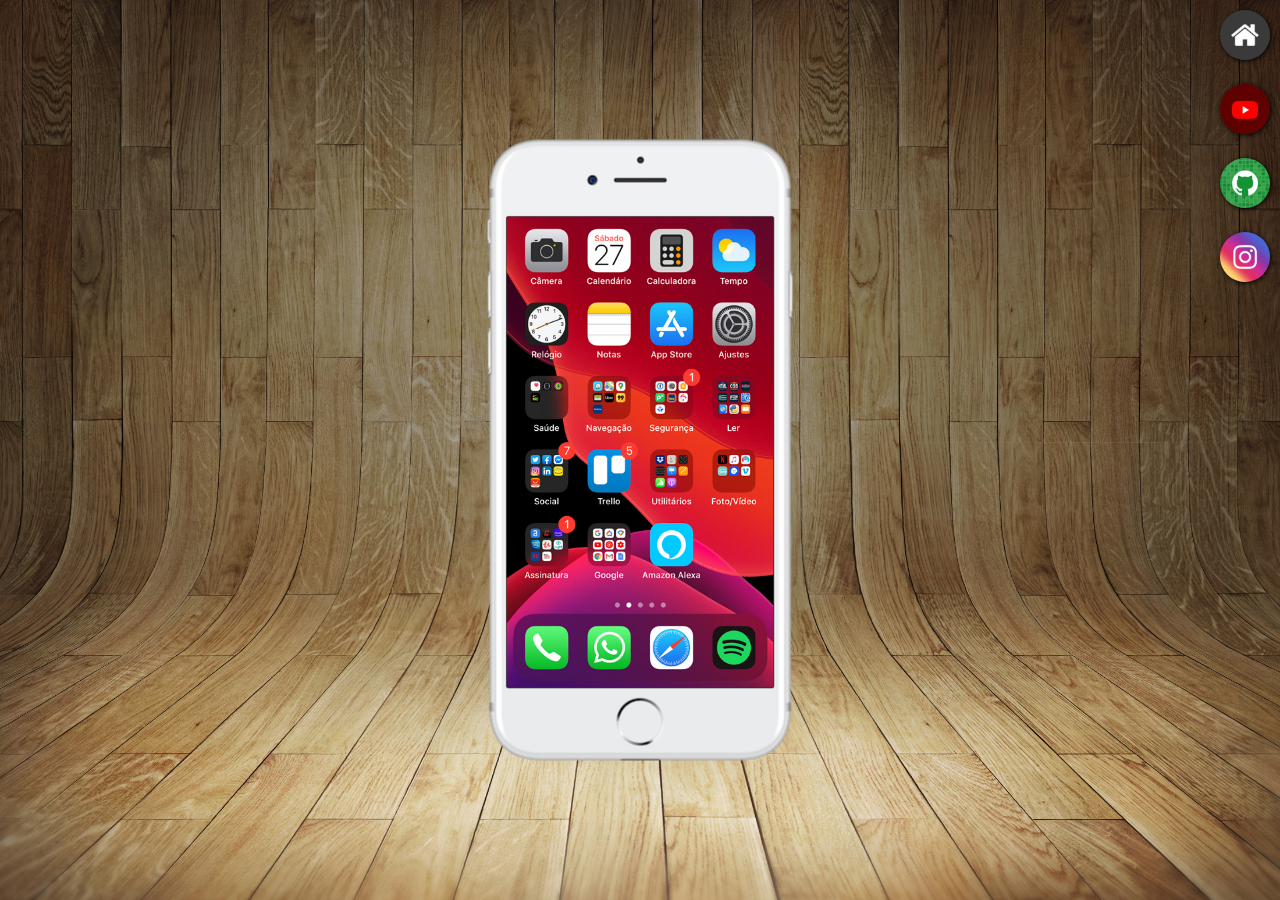
<file: index.html>
<!DOCTYPE html>
<html lang="pt-br">
<head>
    <meta charset="UTF-8">
    <meta name="viewport" content="width=device-width, initial-scale=1.0">
    <title>Projeto Redes Sociais</title>
    <link rel="shortcut icon" href="imagens/favicon.ico" type="image/x-icon">
    <link rel="stylesheet" href="estilos/style.css">
</head>
<body>
    <main>
        <section id="telefone">
            <iframe src="home.html" name="tela" id="tela" frameborder="0">
                navegador nao é compatível com isso.
            </iframe>

        </section>
        <section id="redes-sociais">
            <a href="home.html" target="tela"><img src="imagens/imagens/logo-home.jpg" alt="Home"></a> <br>

            <a href="youtube.html" target="tela"><img src="imagens/imagens/logo-youtube.jpg" alt="YouTube"></a> <br>

            <a href="github.html" target="tela"><img src="imagens/imagens/logo-github.jpg" alt="GitHub"></a> <br>

            <a href="instagram.html" target="tela"><img src="imagens/imagens/logo-instagram.jpg" alt="Instagram"></a> <br>
        </section>
    </main>
    
</body>
</html>
</file>
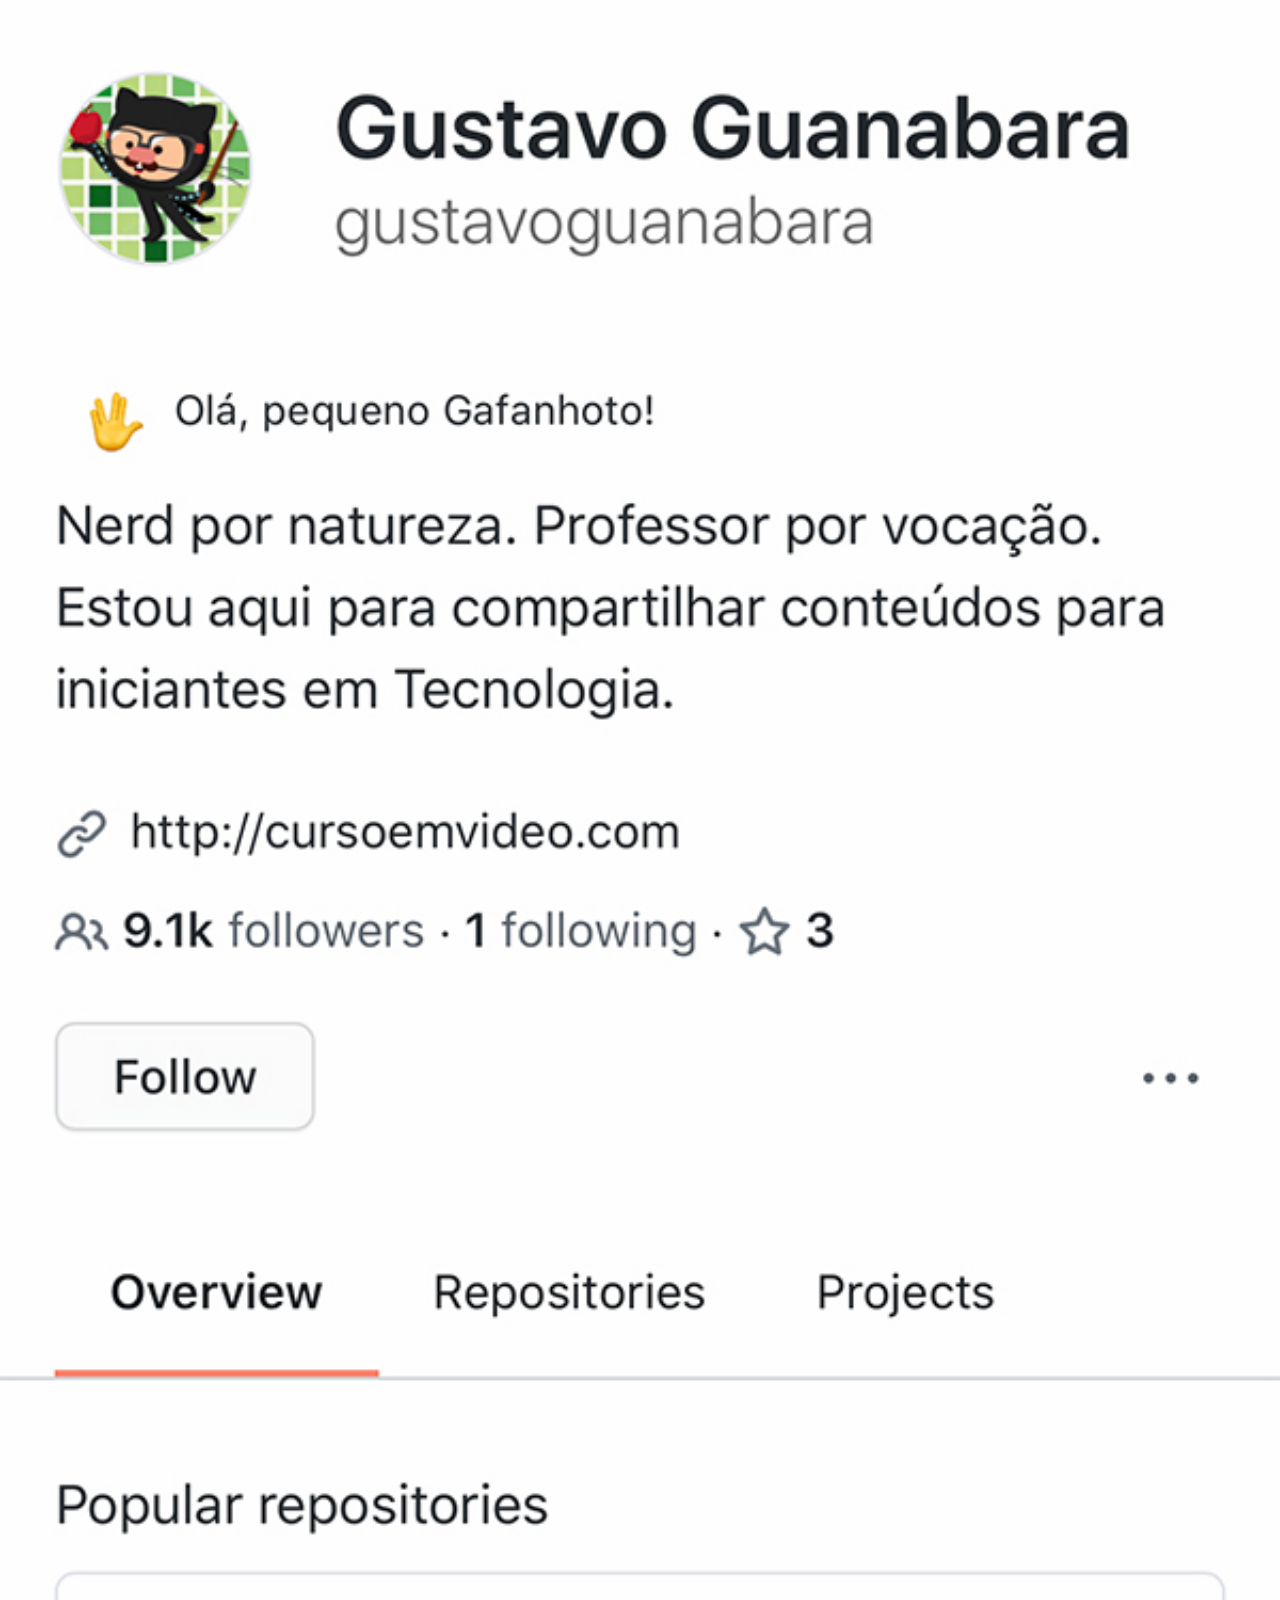
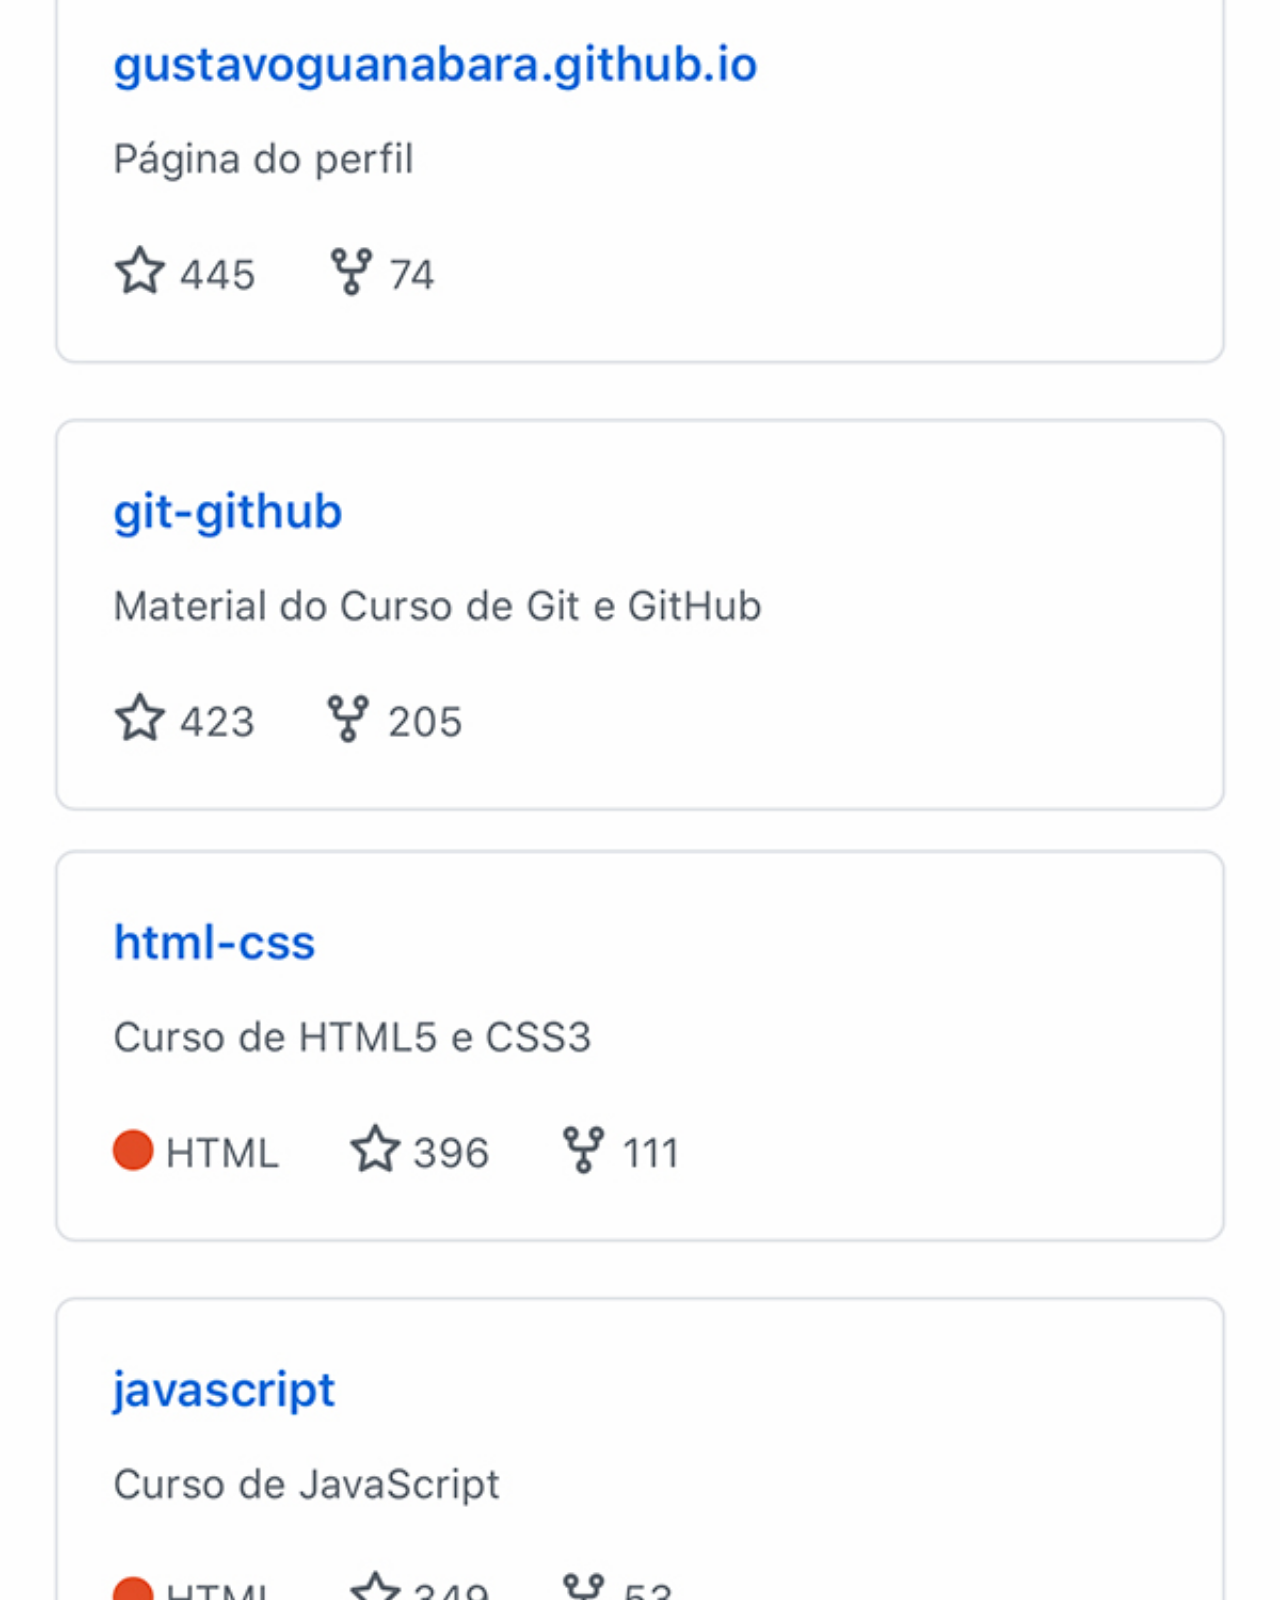
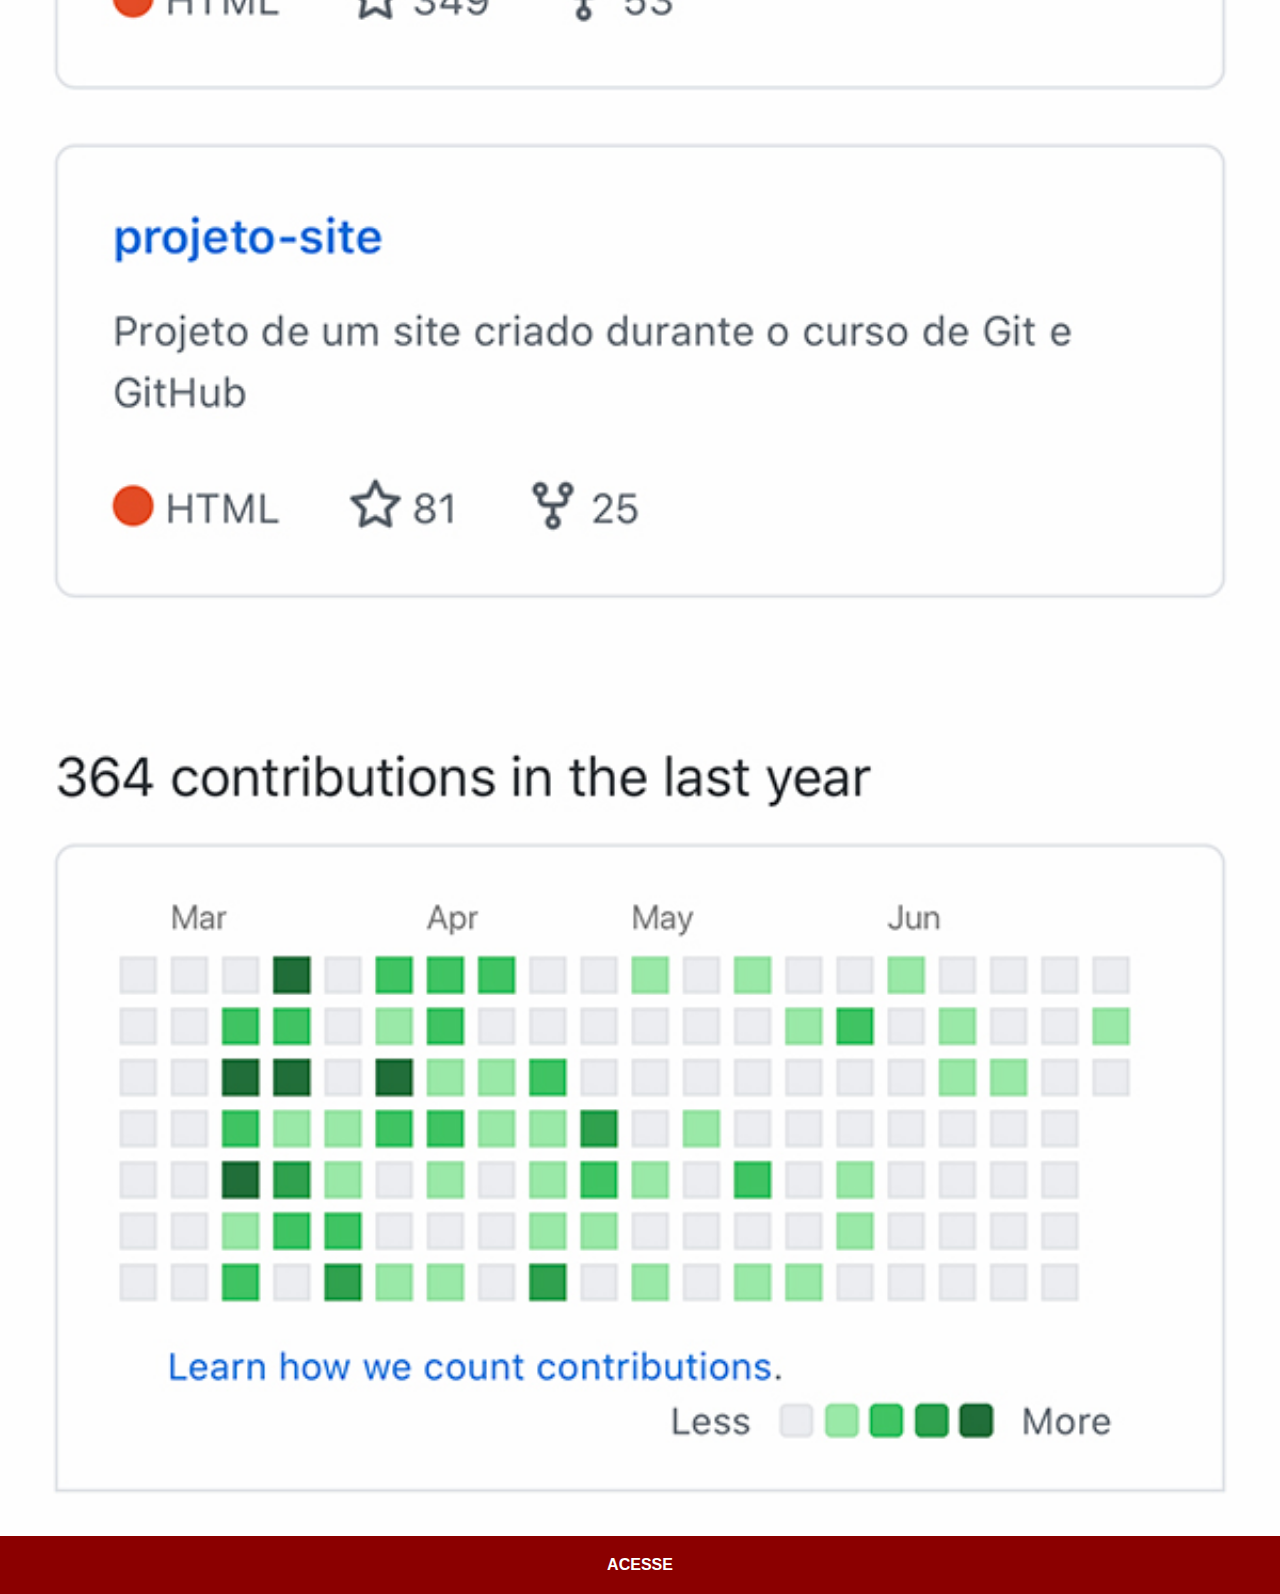
<file: github.html>
<!DOCTYPE html>
<html lang="pt-br">
<head>
    <meta charset="UTF-8">
    <meta name="viewport" content="width=device-width, initial-scale=1.0">
    <title>GitHub</title>
    <link rel="stylesheet" href="estilos/social.css">
</head>
<body>
    <img src="imagens/imagens/tela-github.jpg" alt="GitHub">
    <a href="https://github.com/gustavoguanabara/" target="_blank">ACESSE</a>
    
</body>
</html>
</file>
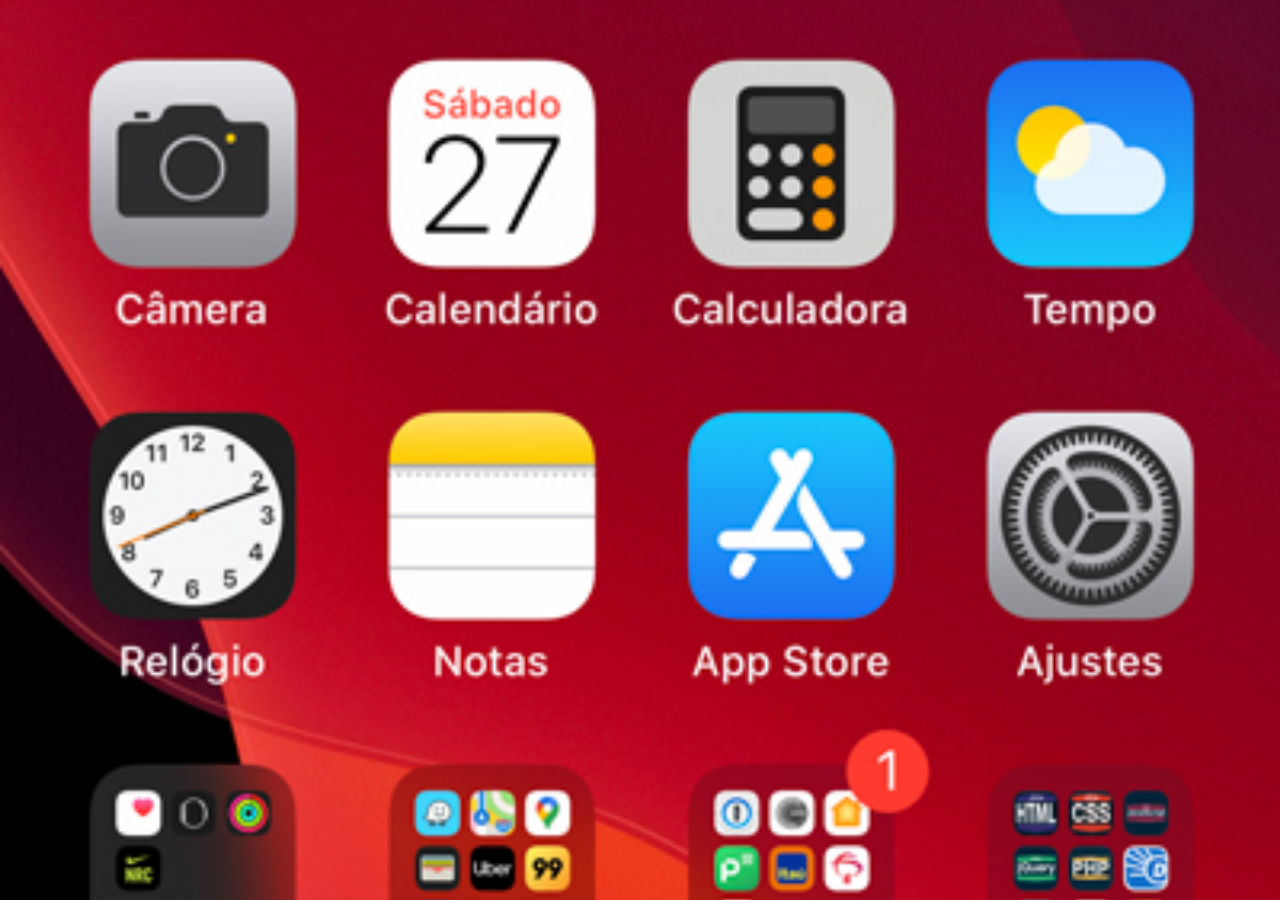
<file: home.html>
<!DOCTYPE html>
<html lang="en">
<head>
    <meta charset="UTF-8">
    <meta name="viewport" content="width=device-width, initial-scale=1.0">
    <title>Home</title>
    <style>
        * {
            margin: 0px;
            padding: 0px;
        }

        body {
            height: 100vh;
            width: 100vw;
            background: black url('imagens/imagens/tela-home.jpg') no-repeat top center;
            background-size: cover;
            
        }
    </style>
</head>
<body>
    
</body>
</html>
</file>
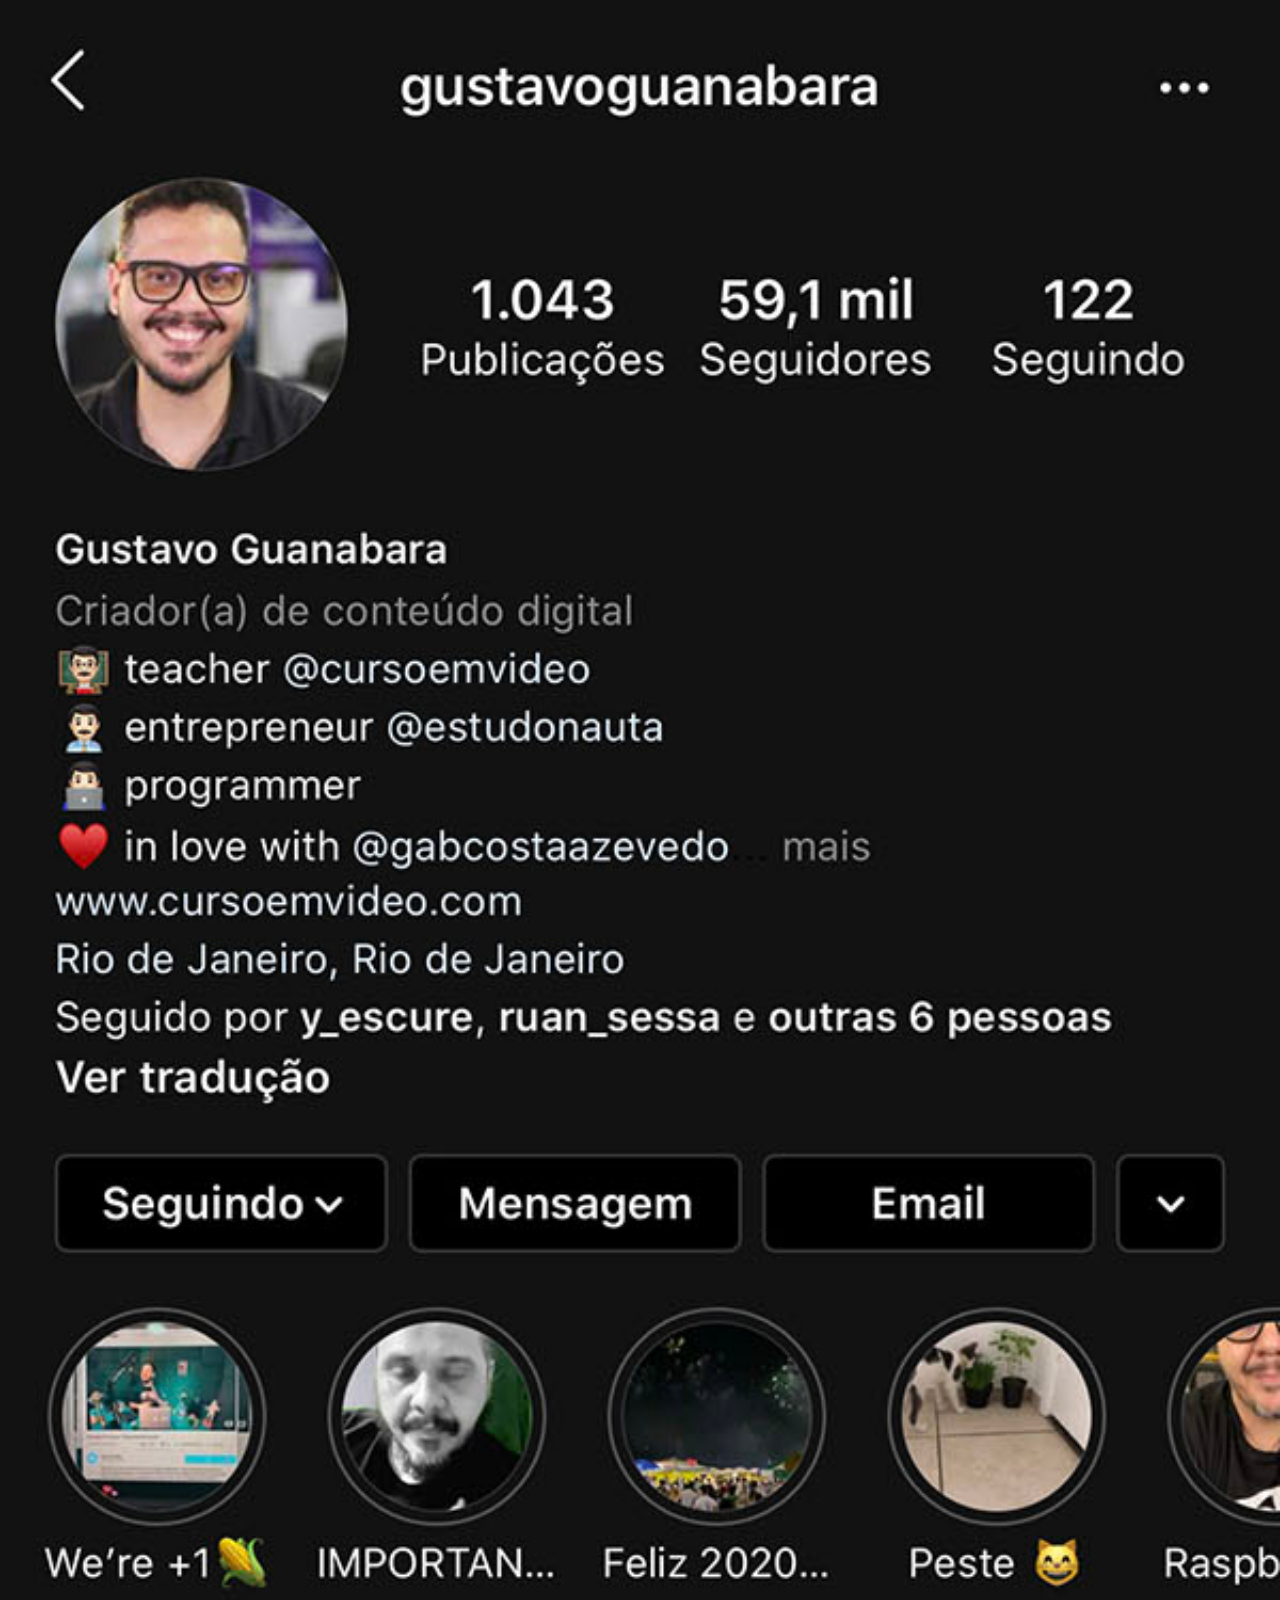
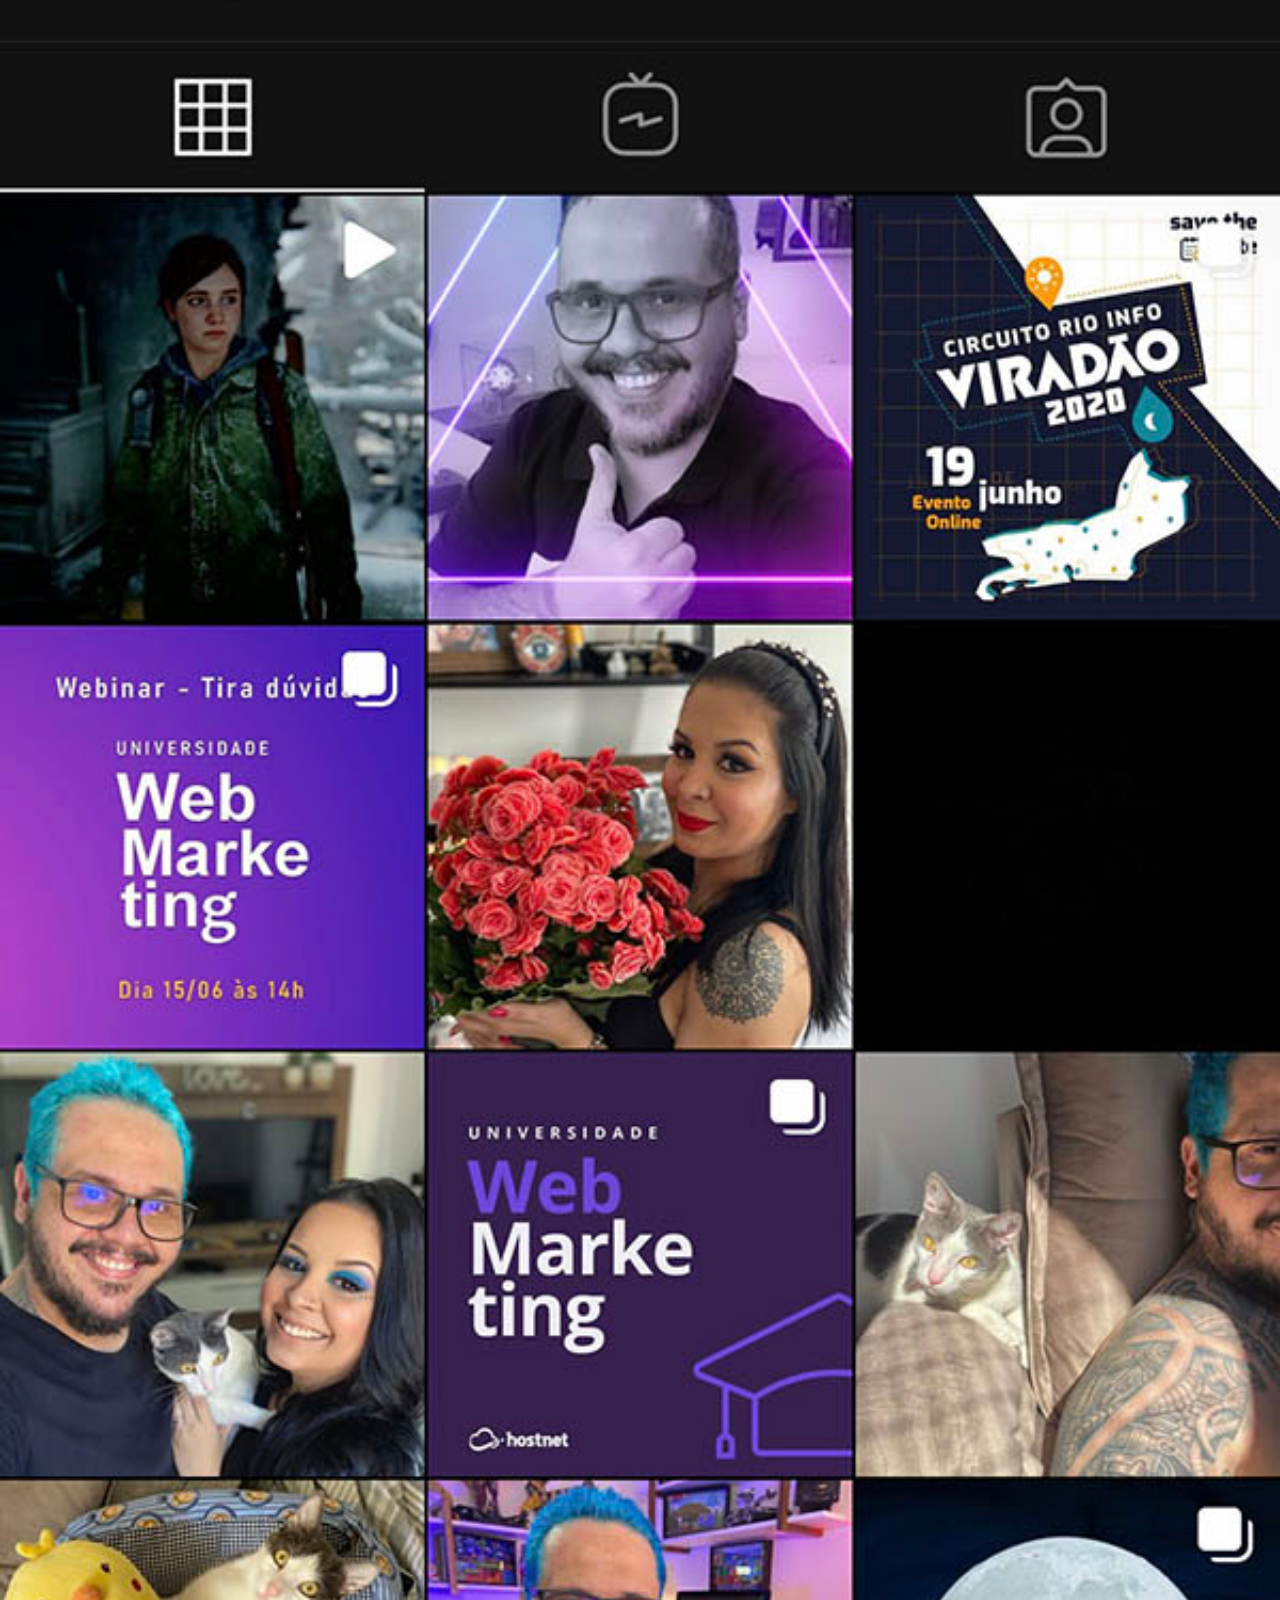
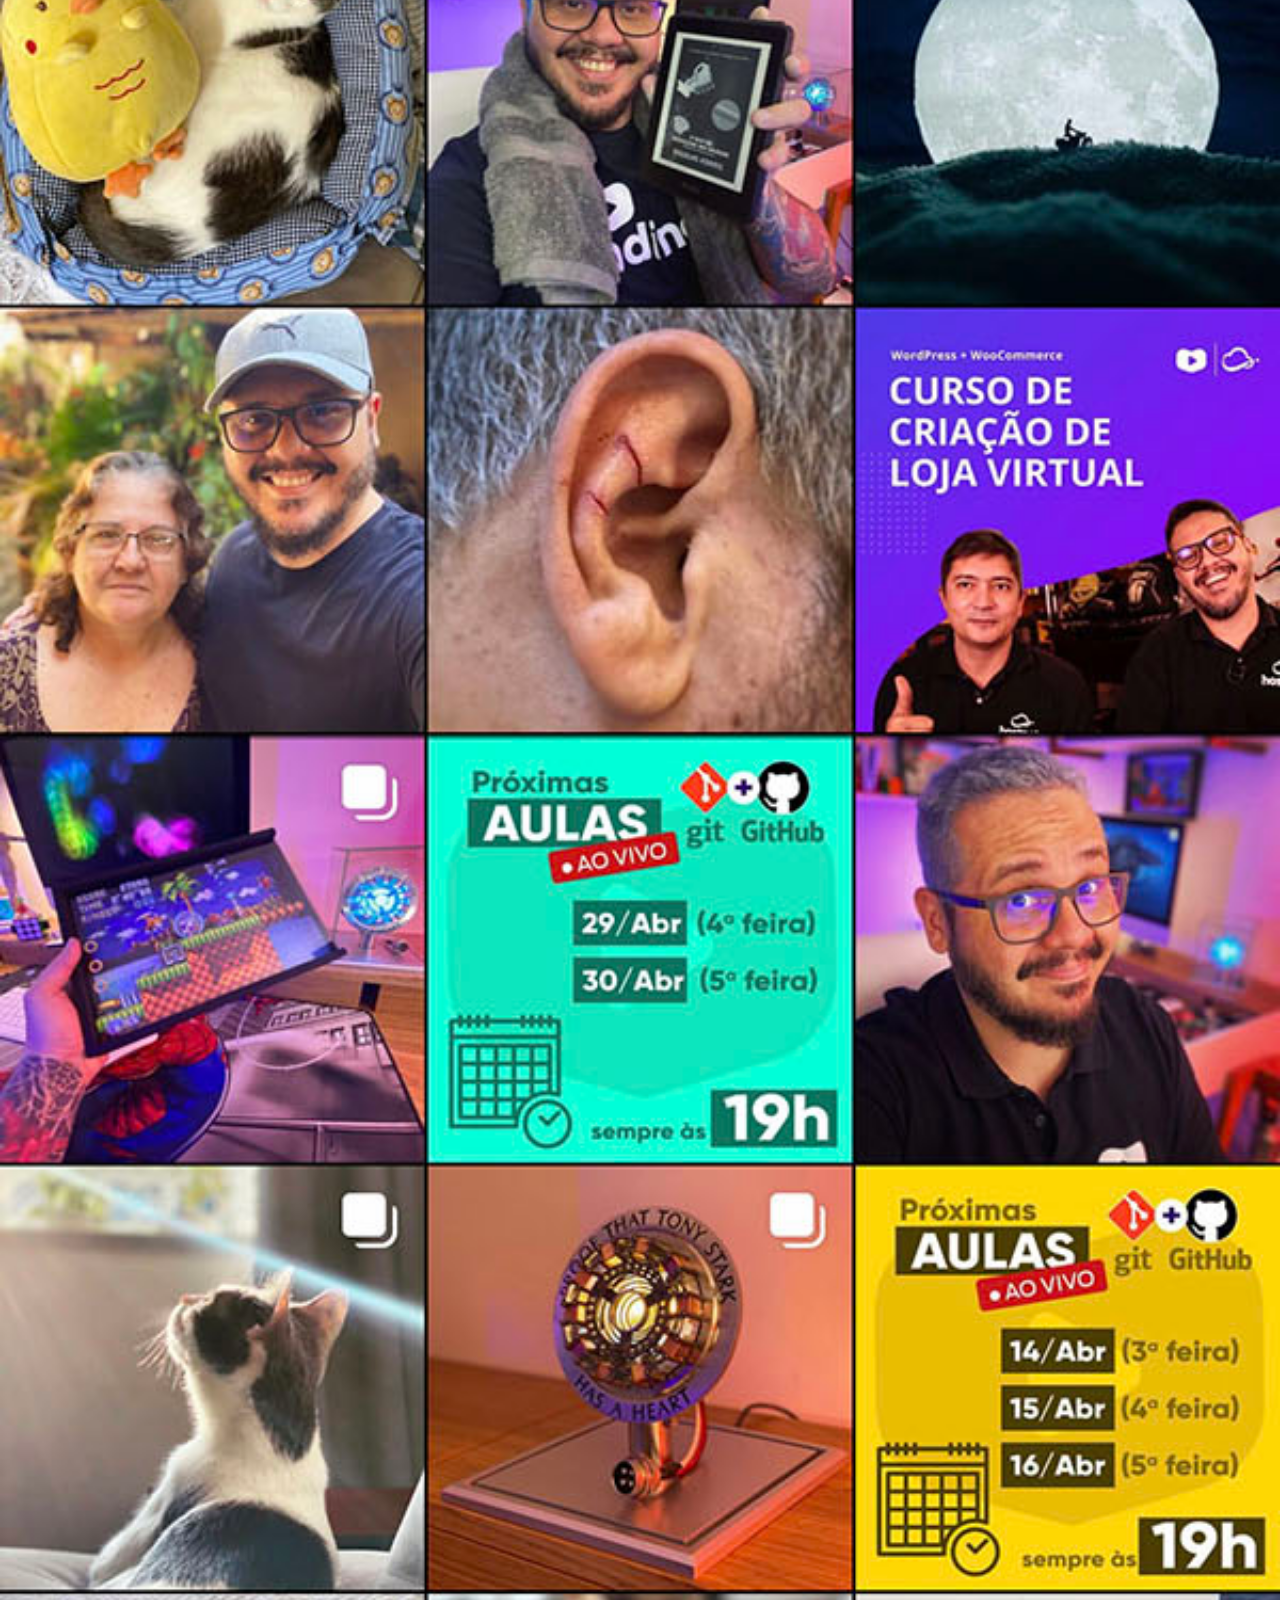
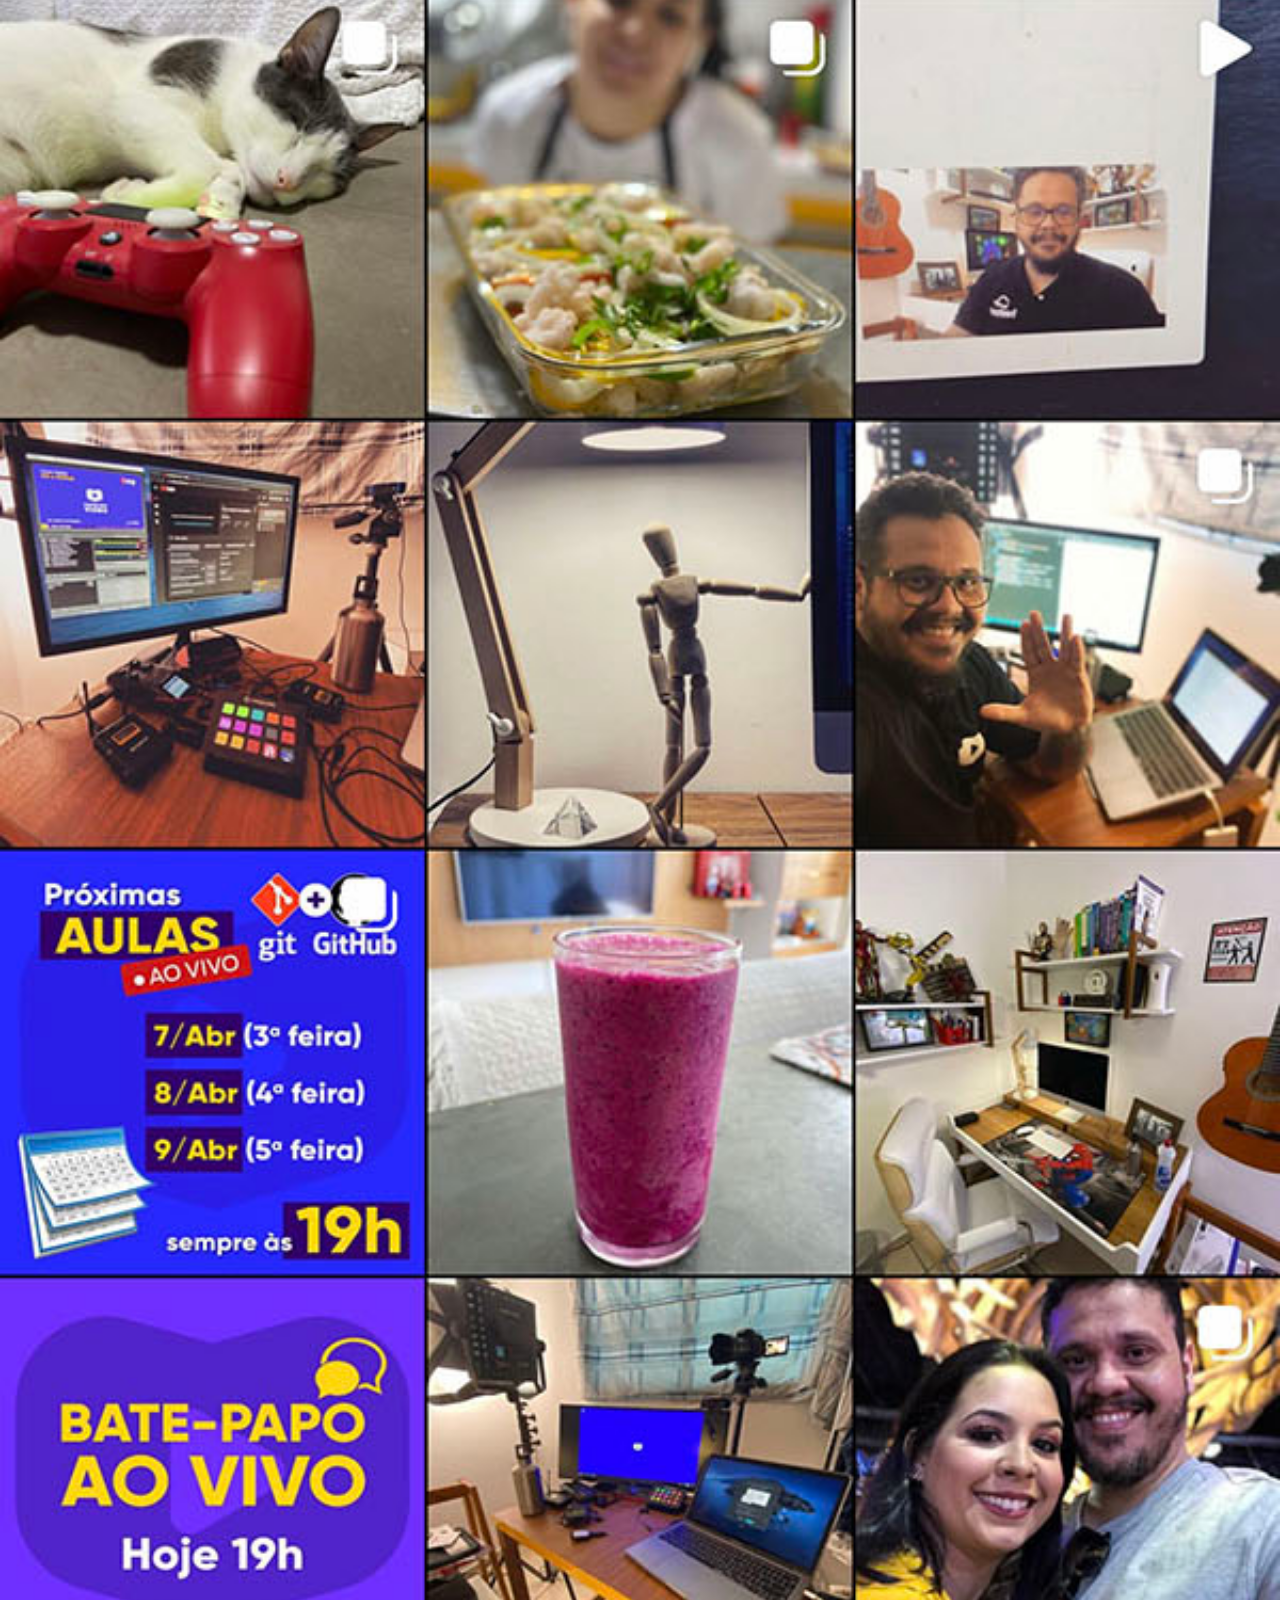
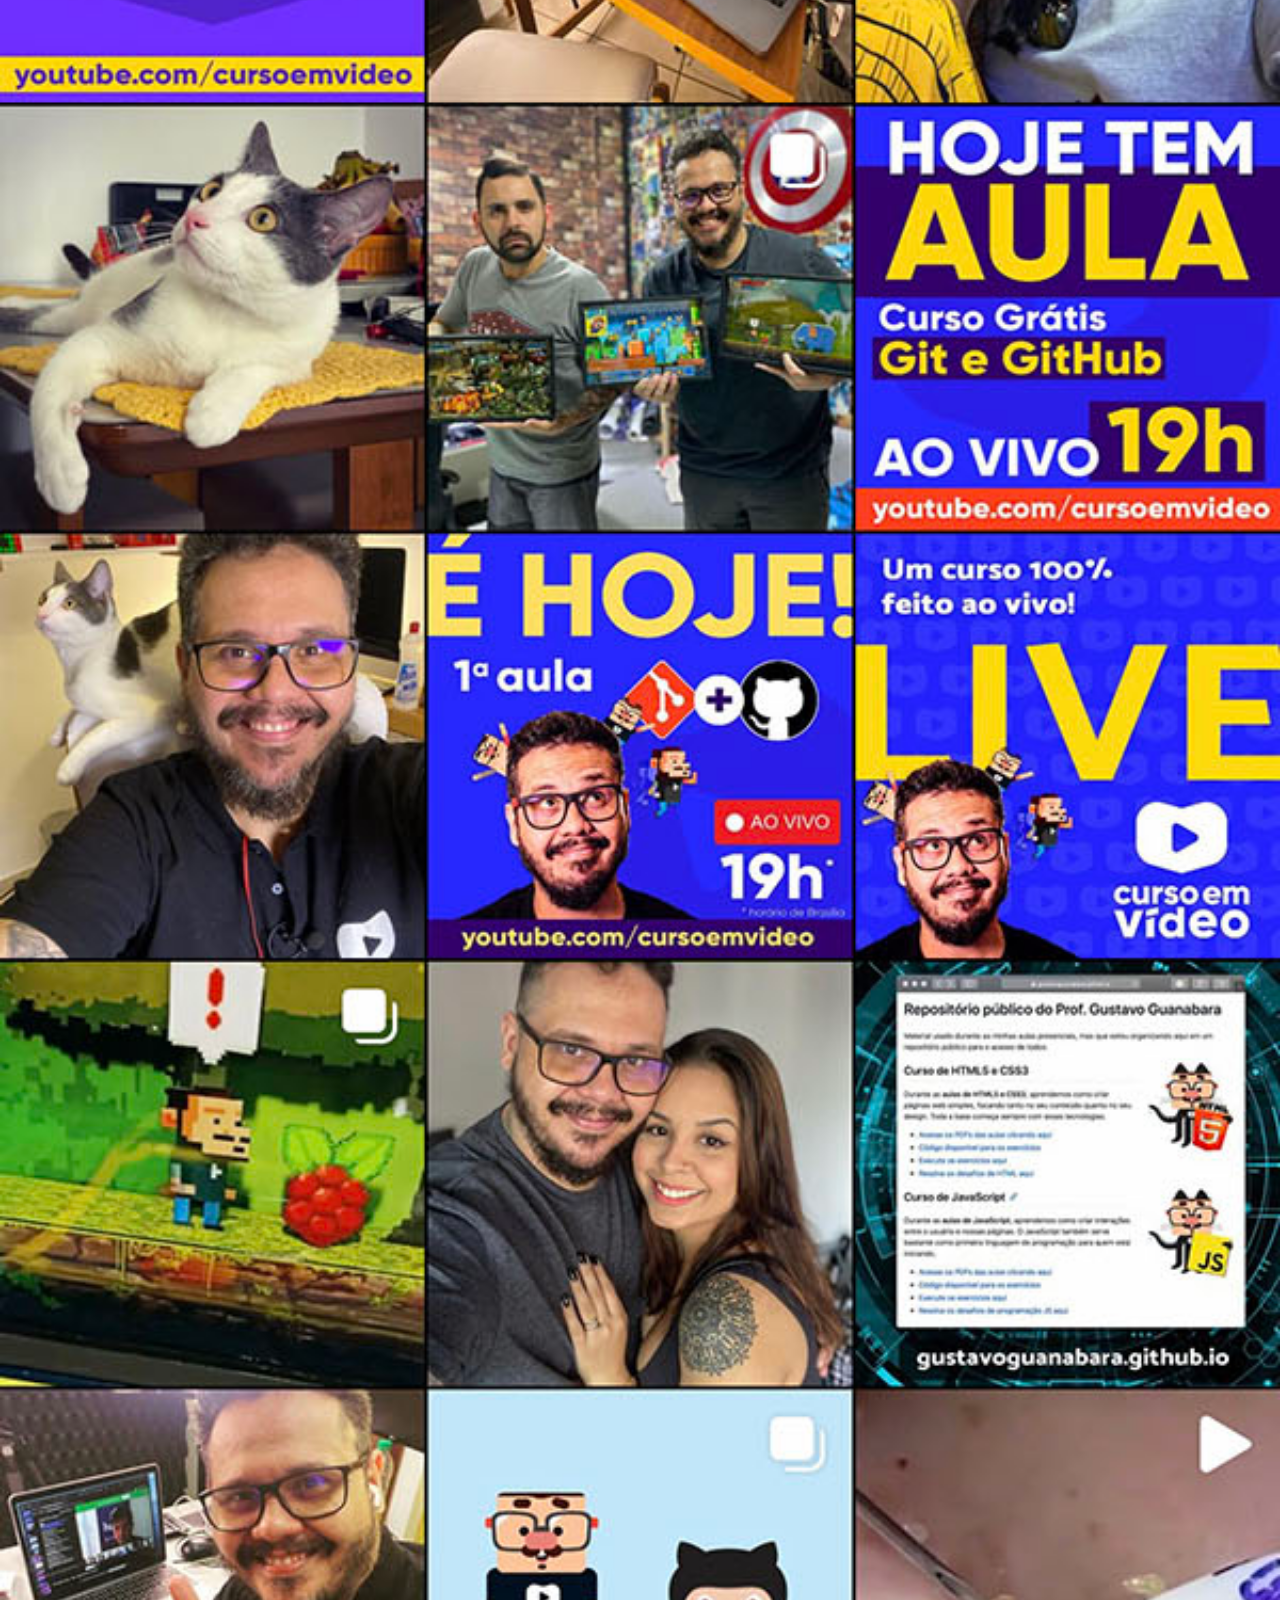
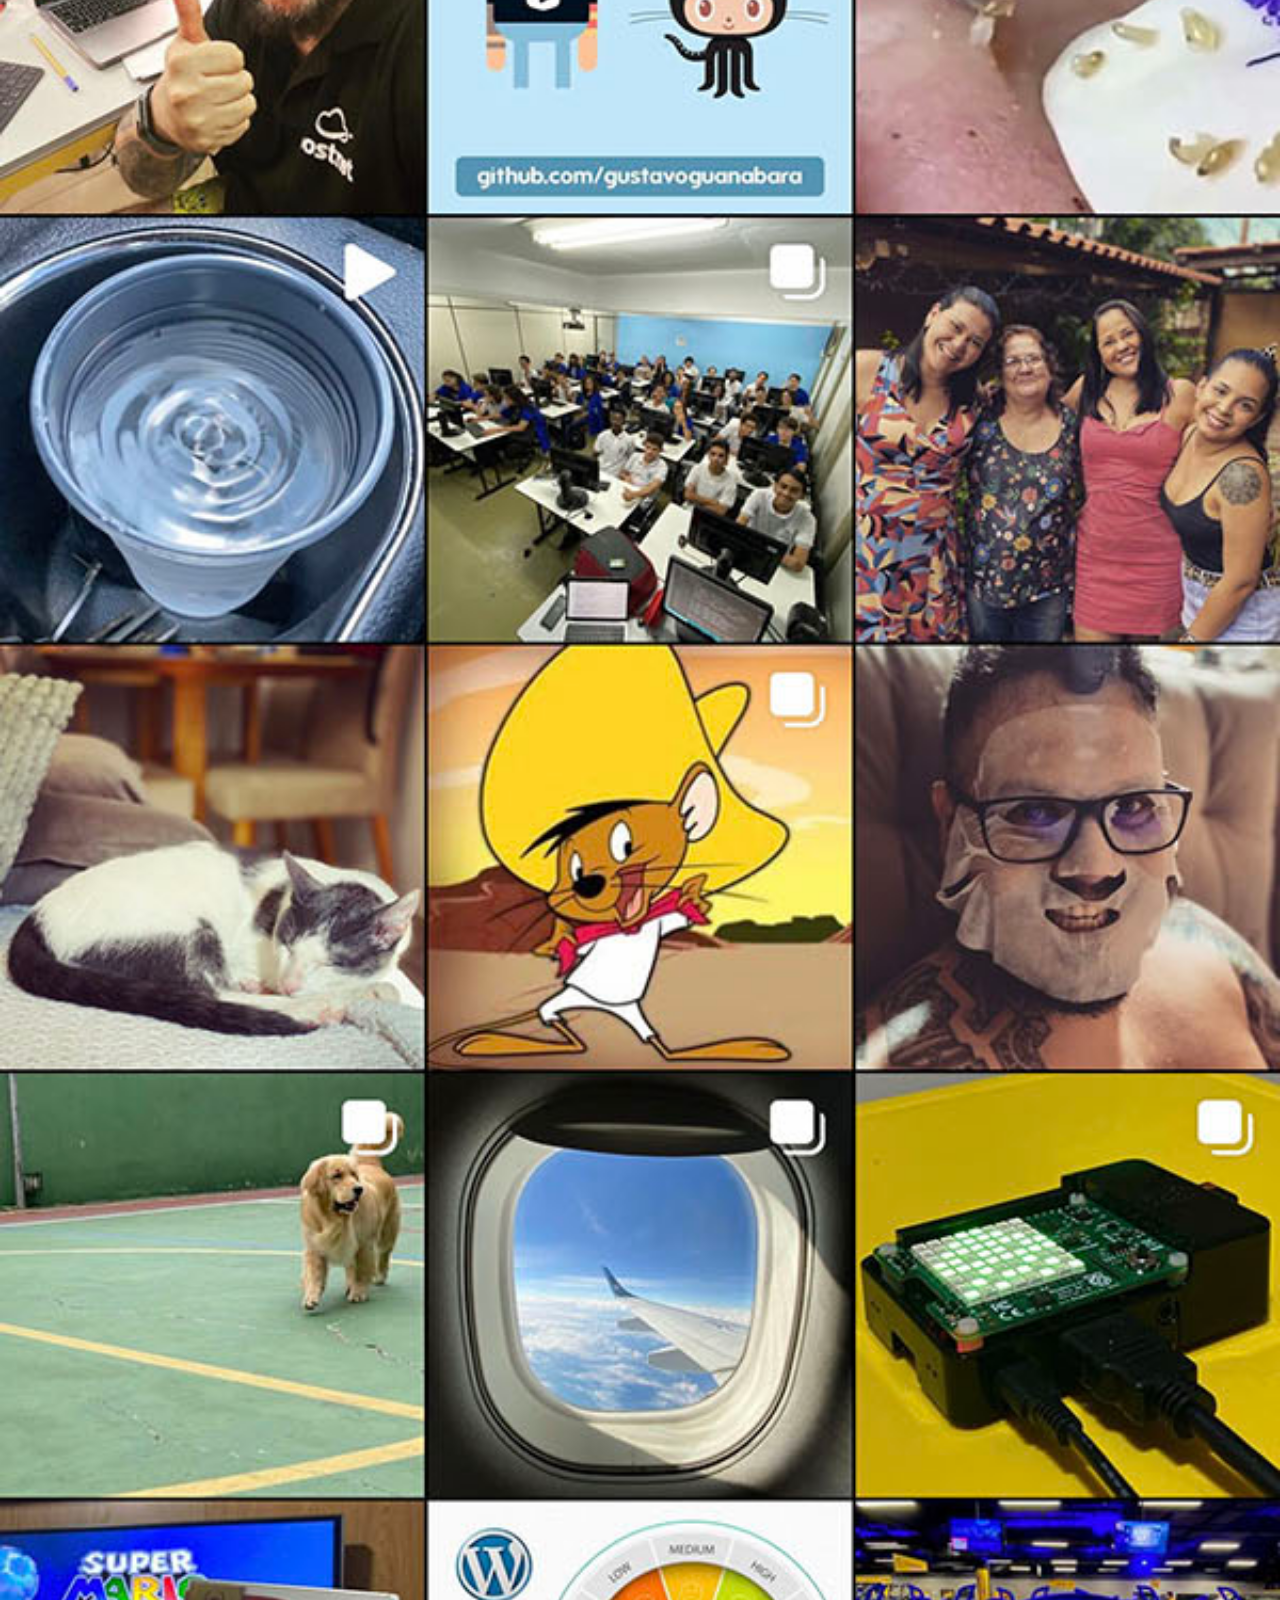
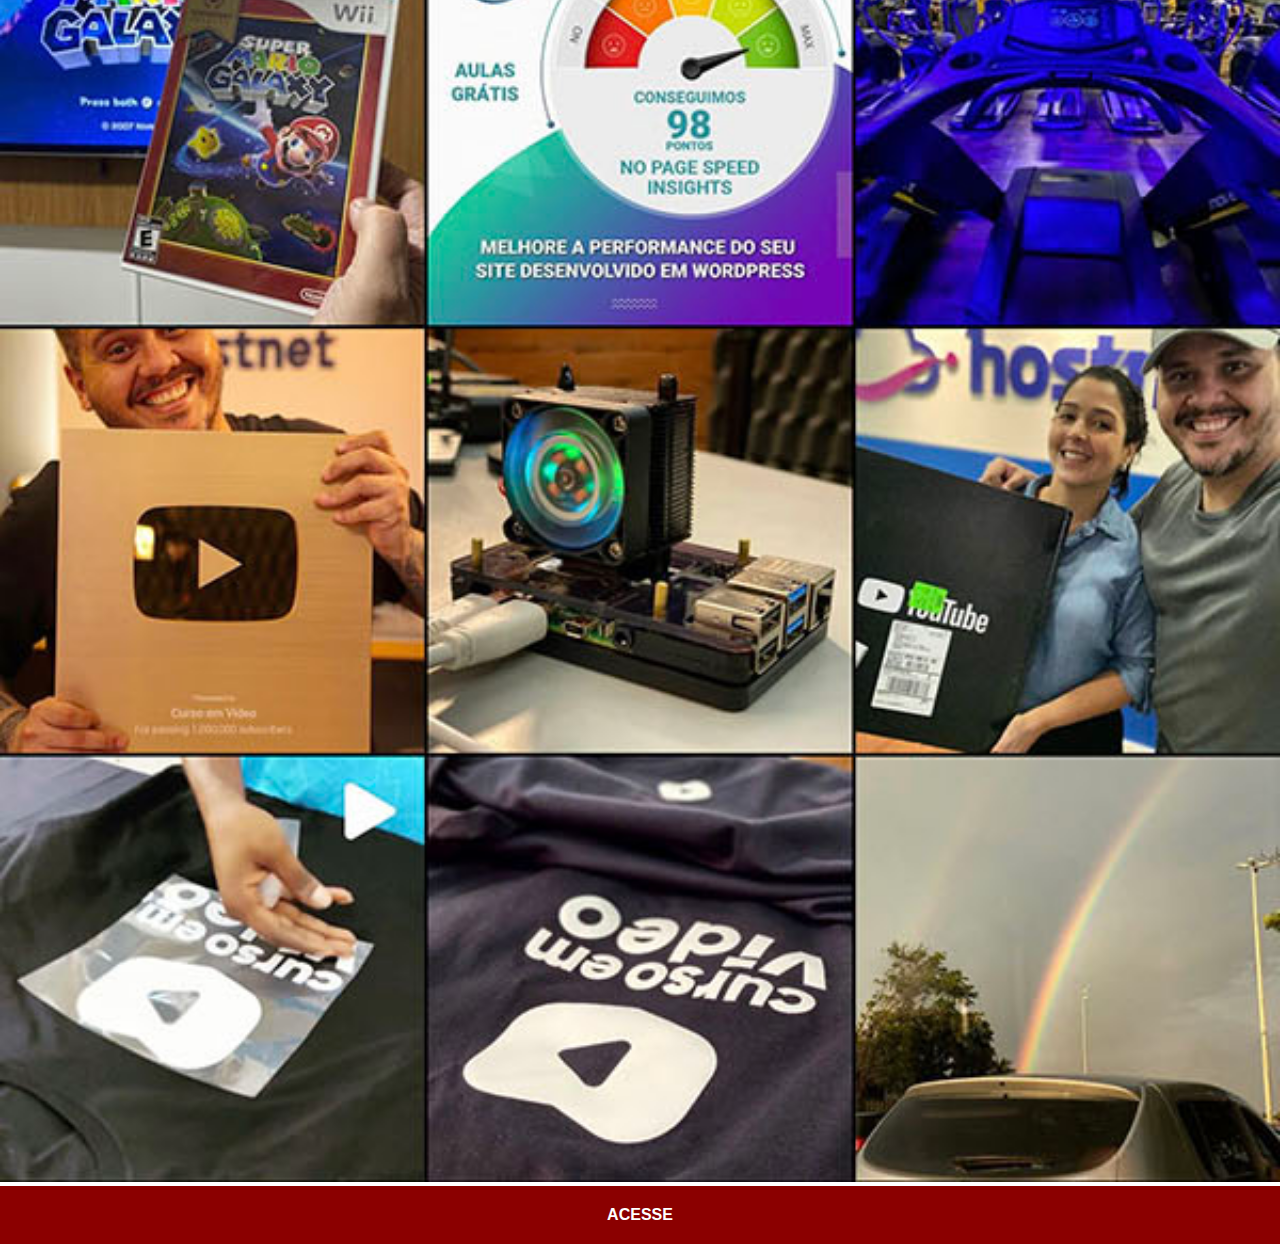
<file: instagram.html>
<!DOCTYPE html>
<html lang="en">
<head>
    <meta charset="UTF-8">
    <meta name="viewport" content="width=device-width, initial-scale=1.0">
    <title>Instagram</title>
    <link rel="stylesheet" href="estilos/social.css">
</head>
<body>
    <img src="imagens/imagens/tela-instagram.jpg" alt="Instagram">
    <a href="https://www.instagram.com/cursoemvideo/" target="_blank">ACESSE</a>
</body>
</html>
</file>
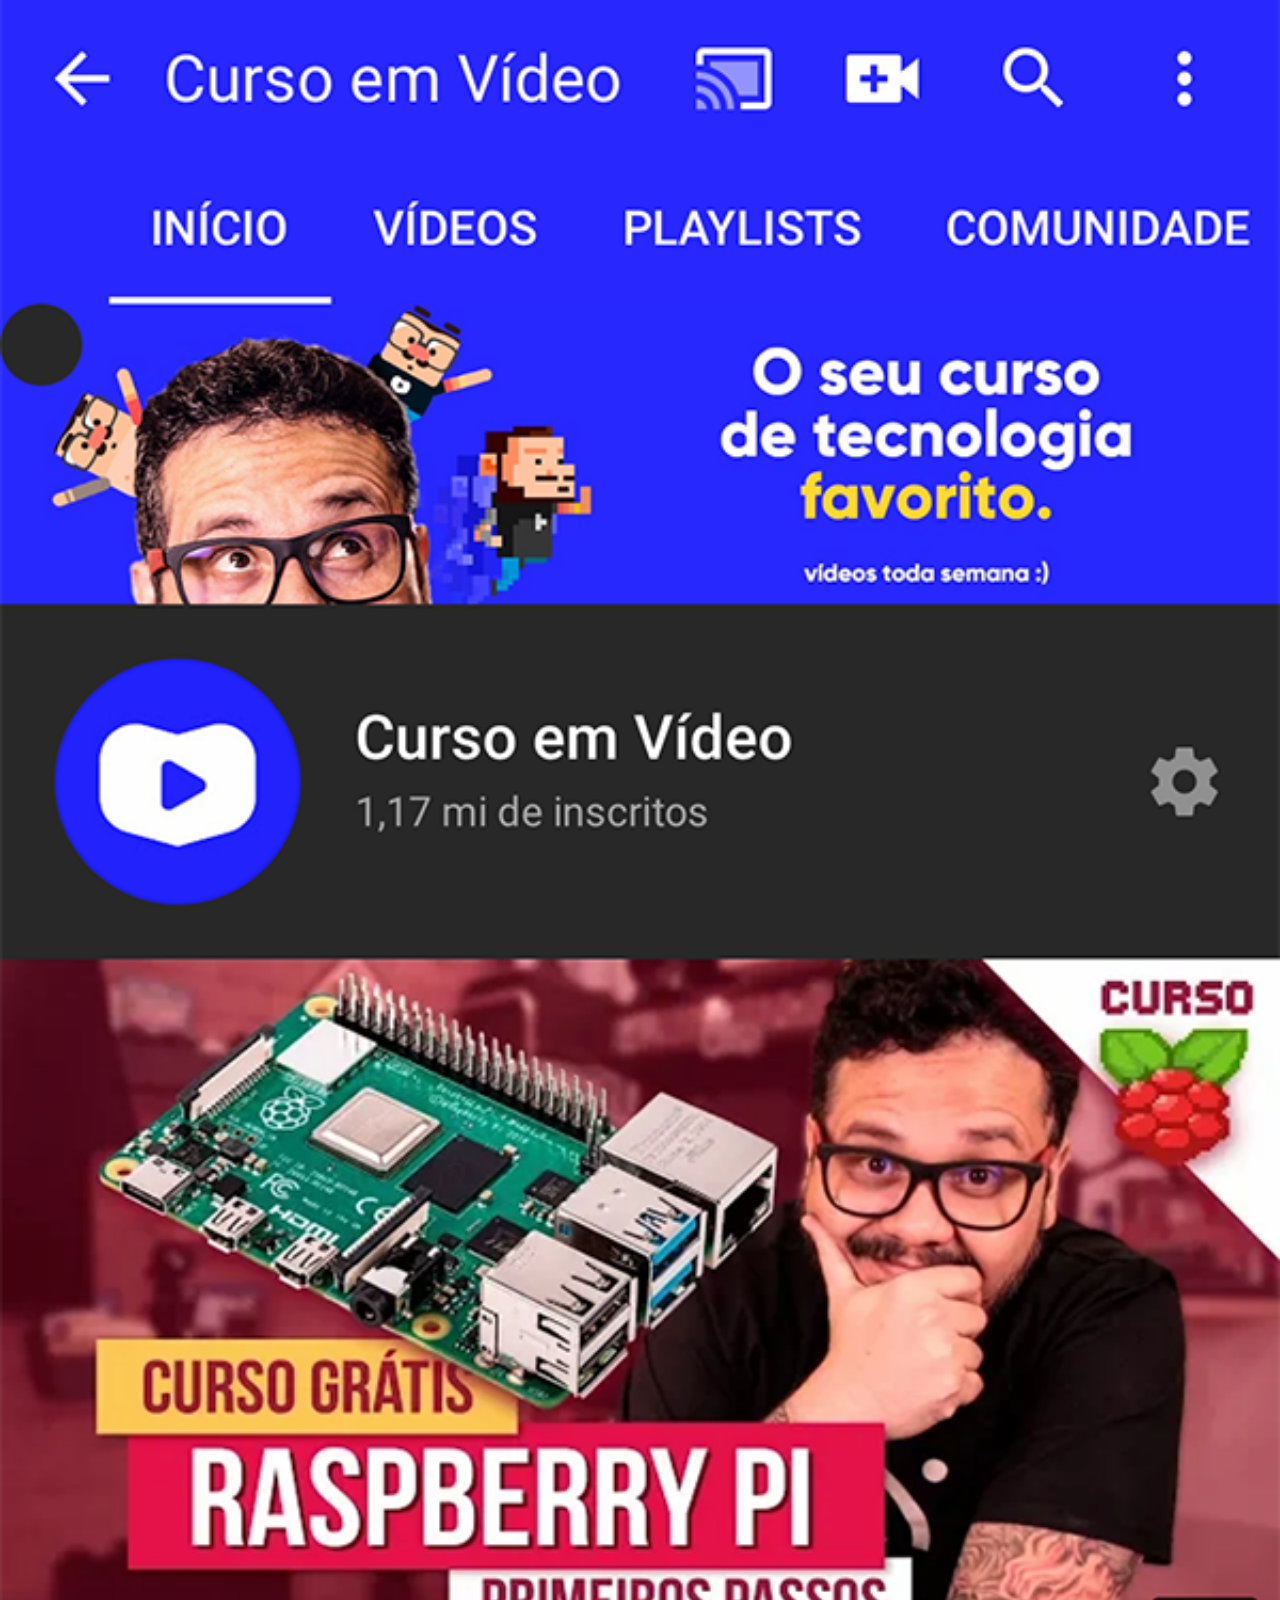
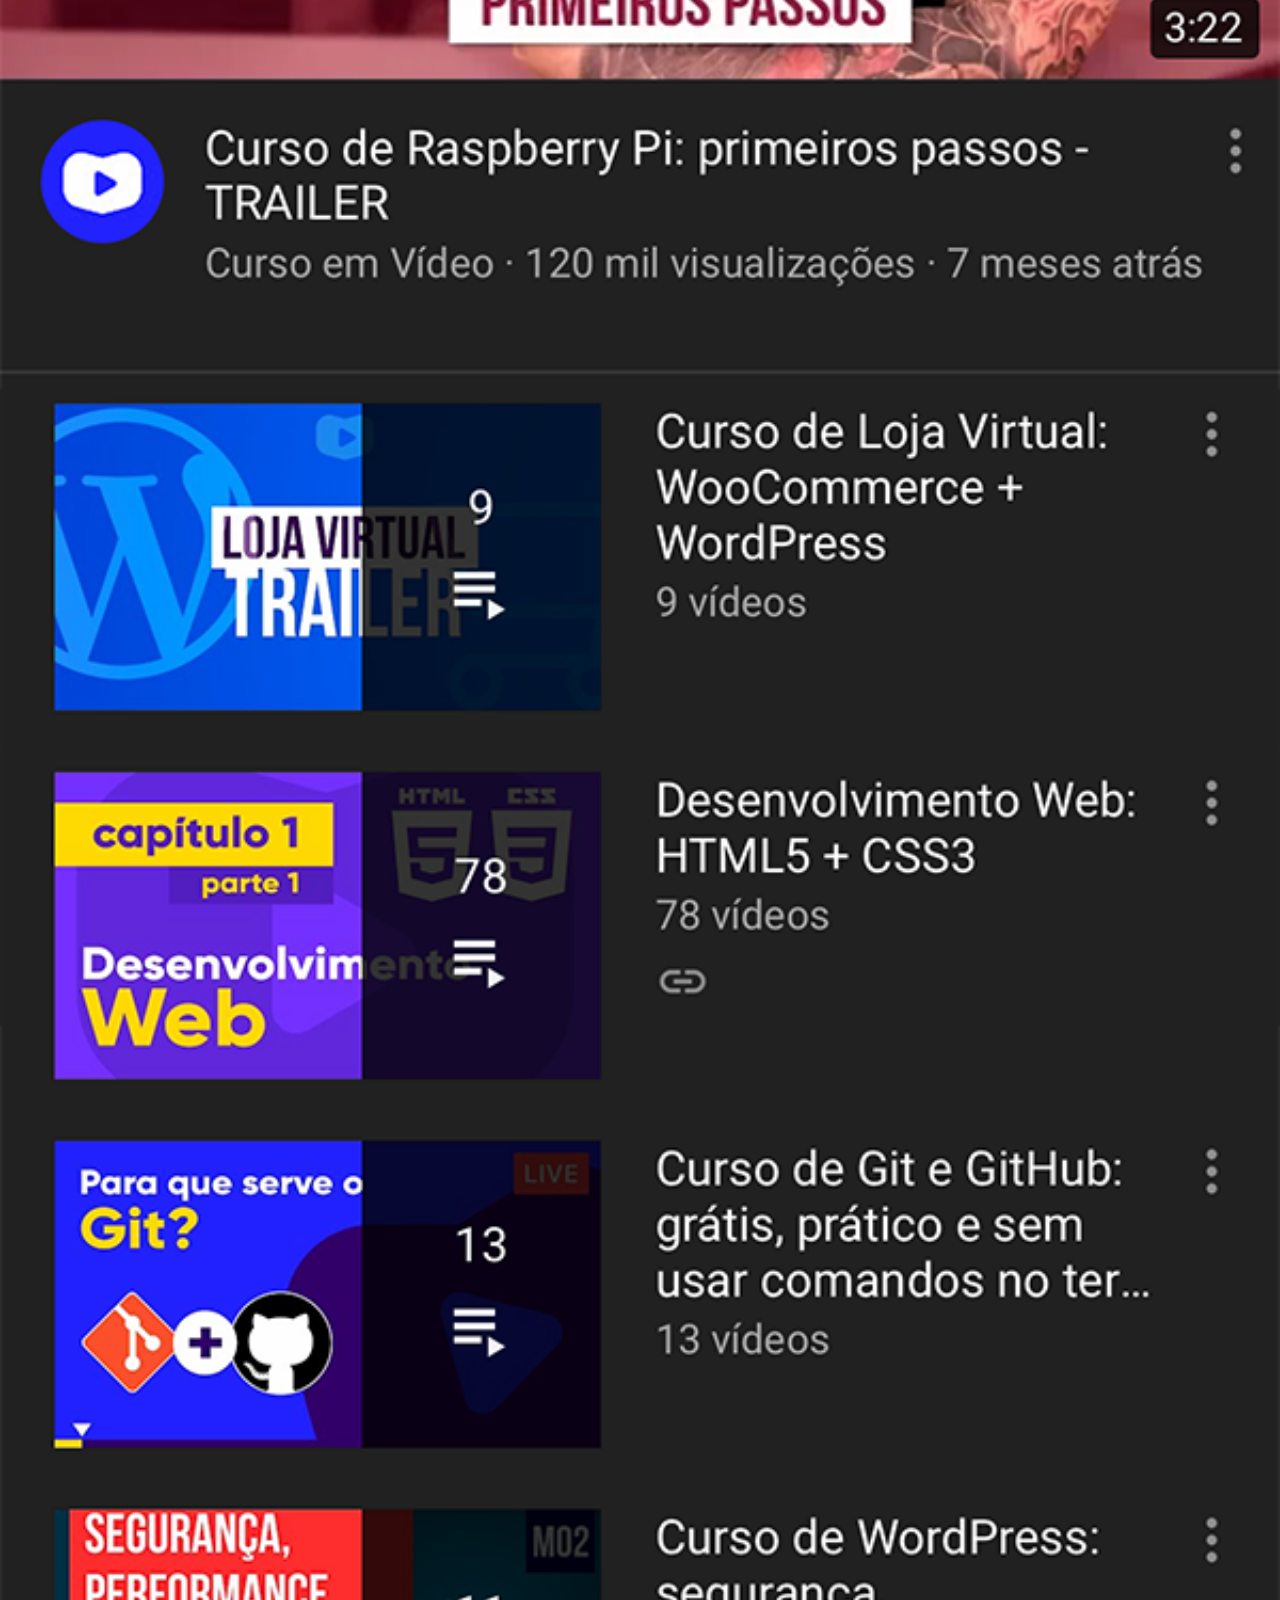
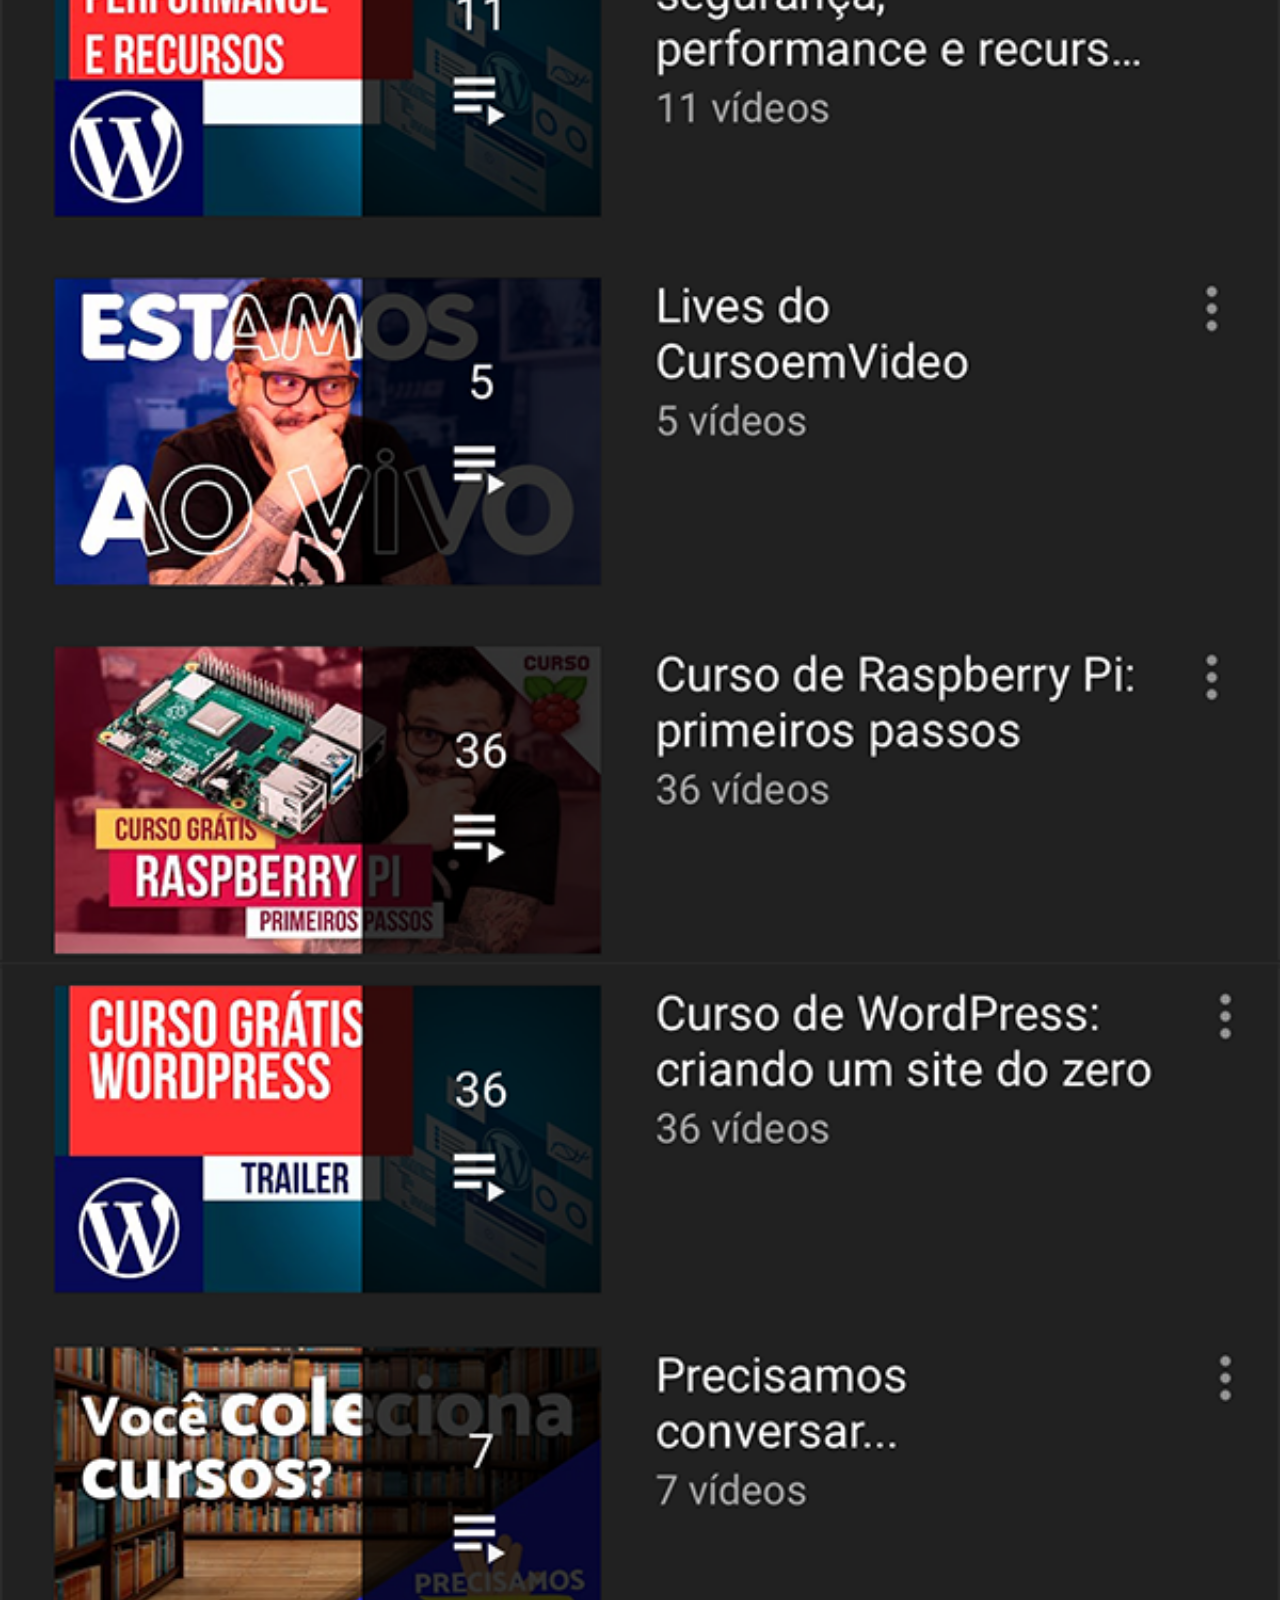
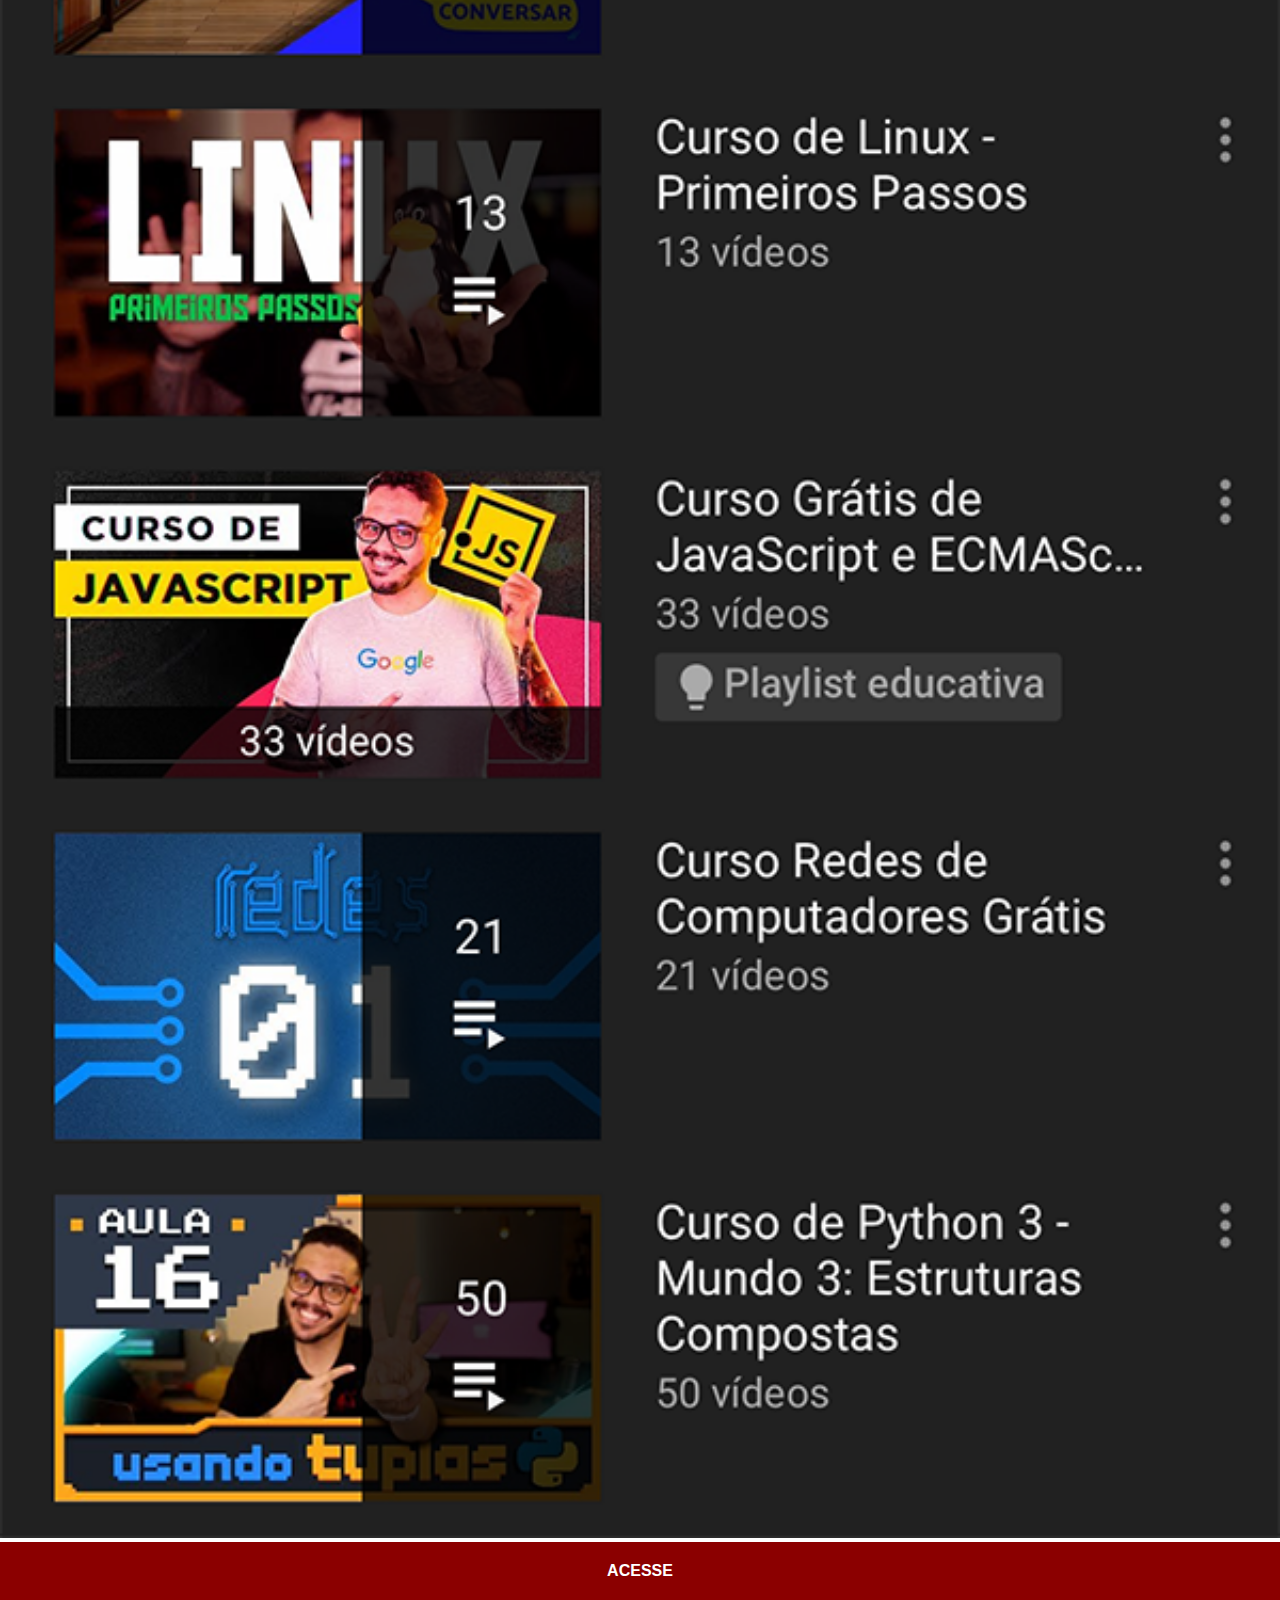
<file: youtube.html>
<!DOCTYPE html>
<html lang="pt-br">
<head>
    <meta charset="UTF-8">
    <meta name="viewport" content="width=device-width, initial-scale=1.0">
    <title>YouTube</title>
    <link rel="stylesheet" href="estilos/social.css">
</head>
<body>
    <img src="imagens/imagens/tela-youtube.png" alt="Youtube">
    <a href="https://www.youtube.com/c/CursoemV%C3%ADdeo/playlists" target="_blank">ACESSE</a>
</body>
</html>
</file>
<file: estilos/style.css>
@charset "UTF-8";

*{
    margin: 0px;
    padding: 0px;
    font-family: Arial, Helvetica, sans-serif;
}

html, body {
    height: 100vh;
    width: 100vw;
    background-color: black;
}

body {
    background-image: url('../imagens/imagens/fundo-madeira.jpg');
    background-repeat: no-repeat;
    background-position: top center;
    background-size: cover;
    background-attachment: fixed;

}

main {
    height: 100vh;
    position: relative;
}

section#telefone {
    position: absolute;
    top: 50%;
    left: 50%;
    transform: translate(-50%, -50%);
    height: 627px;
    width: 311px;
    background-image: url('../imagens/imagens/frame-iphone.png');
    background-repeat: no-repeat;

    
}

iframe#tela {
    position: relative;
    top: 80px;
    left: 22px;

    width: 267px;
    height: 471px;
}

section#redes-sociais {
    text-align: right;
}

section#redes-sociais img {
    width: 50px;
    margin: 10px;
    border-radius: 50px;
    box-shadow: 1px 1px 5px black;
    box-sizing: border-box;

}

section#redes-sociais img:hover {
    border: 2px solid rgba(255, 255, 255, 0.651);
    transform: translate(-5px, -5px);
    box-shadow: 5px 5px 10px black;
    transition: transform 0.5s, border 1s;
}
</file>
<file: estilos/social.css>
@charset "UTF-8";
* {
    padding: 0px;
    margin: 0px;
    font-family: Arial, Helvetica, sans-serif;
}

::-webkit-scrollbar {
    width: 0px;
    height: 0px;
}
img {
    width: 100vw;

}
a {
    display: block;
    background-color: darkred;
    color: white;
    padding: 20px;
    text-align: center;
    text-decoration: none;
    font-weight: bolder;
    
}

a:hover {
    background-color: red;
}
</file>
